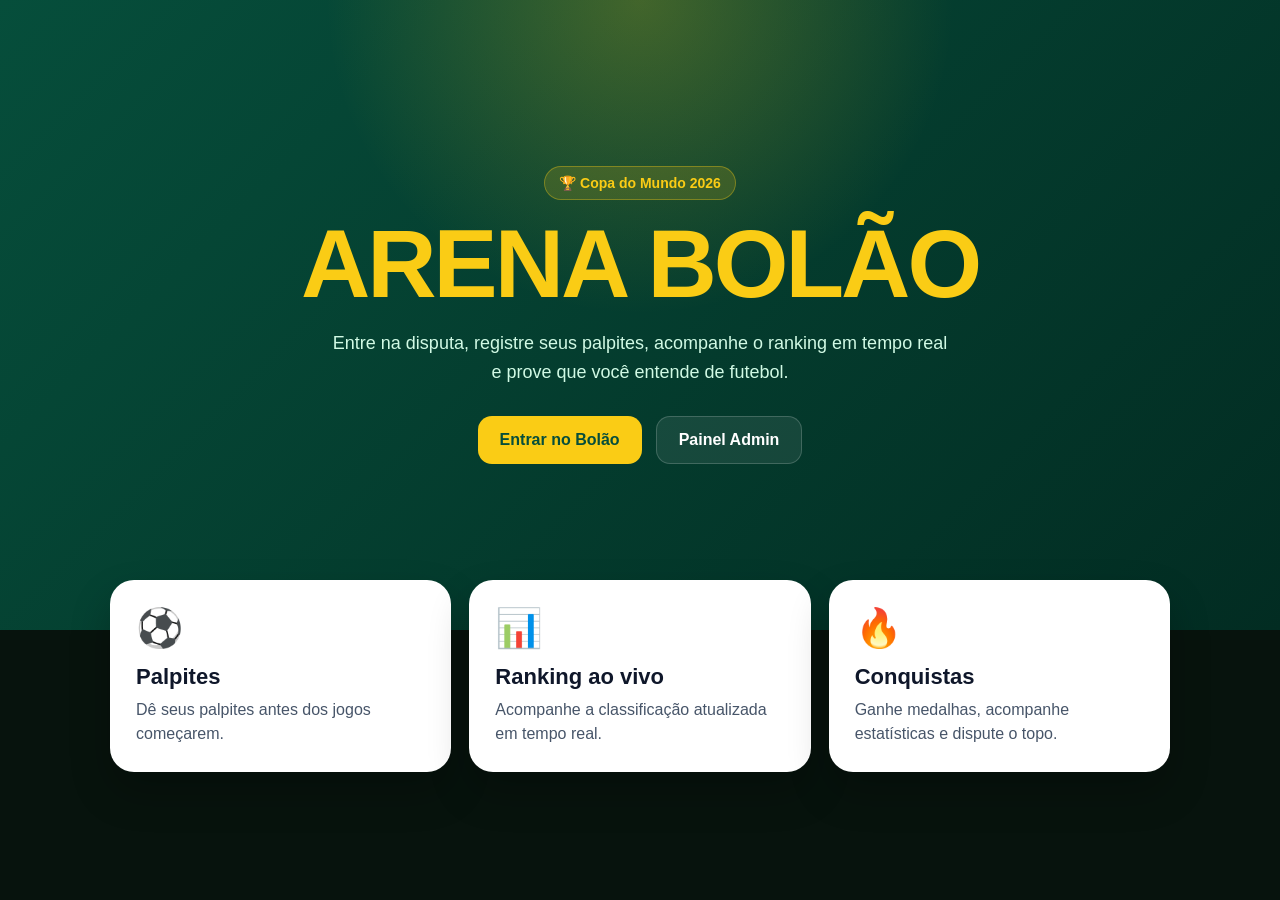
<file: index.html>
<!DOCTYPE html>
<html lang="pt-BR">
<head>
  <meta charset="UTF-8" />
  <meta name="viewport" content="width=device-width, initial-scale=1.0" />

  <title>Arena Bolão 2.0</title>

  <link rel="stylesheet" href="css/style.css" />
</head>

<body>
  <main class="app">
    <section class="hero">
      <div class="hero-content">
        <span class="badge">🏆 Copa do Mundo 2026</span>

        <h1>Arena Bolão</h1>

        <p>
          Entre na disputa, registre seus palpites, acompanhe o ranking em tempo real
          e prove que você entende de futebol.
        </p>

        <div class="hero-actions">
          <a href="login.html" class="btn btn-primary">Entrar no Bolão</a>
          <a href="admin.html" class="btn btn-secondary">Painel Admin</a>
        </div>
      </div>
    </section>

    <section class="features">
      <article class="feature-card">
        <span>⚽</span>
        <h2>Palpites</h2>
        <p>Dê seus palpites antes dos jogos começarem.</p>
      </article>

      <article class="feature-card">
        <span>📊</span>
        <h2>Ranking ao vivo</h2>
        <p>Acompanhe a classificação atualizada em tempo real.</p>
      </article>

      <article class="feature-card">
        <span>🔥</span>
        <h2>Conquistas</h2>
        <p>Ganhe medalhas, acompanhe estatísticas e dispute o topo.</p>
      </article>
    </section>
  </main>
</body>
</html>
</file>
<file: css/style.css>
* {
  box-sizing: border-box;
  margin: 0;
  padding: 0;
}

body {
  min-height: 100vh;
  font-family: Arial, Helvetica, sans-serif;
  background: #07130d;
  color: #ffffff;
}

a {
  text-decoration: none;
}

.app {
  width: 100%;
  min-height: 100vh;
}

.hero {
  min-height: 70vh;
  display: flex;
  align-items: center;
  justify-content: center;
  padding: 40px 20px;
  background:
    radial-gradient(circle at top, rgba(250, 204, 21, 0.25), transparent 35%),
    linear-gradient(135deg, #064e3b, #022c22);
}

.hero-content {
  width: 100%;
  max-width: 760px;
  text-align: center;
}

.badge {
  display: inline-block;
  margin-bottom: 18px;
  padding: 8px 14px;
  border-radius: 999px;
  background: rgba(250, 204, 21, 0.15);
  color: #facc15;
  font-size: 14px;
  font-weight: 800;
  border: 1px solid rgba(250, 204, 21, 0.35);
}

.hero h1 {
  font-size: clamp(48px, 10vw, 96px);
  line-height: 0.95;
  margin-bottom: 20px;
  color: #facc15;
  text-transform: uppercase;
  letter-spacing: -3px;
}

.hero p {
  max-width: 620px;
  margin: 0 auto 30px;
  font-size: 18px;
  line-height: 1.6;
  color: #d1fae5;
}

.hero-actions {
  display: flex;
  justify-content: center;
  gap: 14px;
  flex-wrap: wrap;
}

.btn {
  display: inline-flex;
  align-items: center;
  justify-content: center;
  min-height: 48px;
  padding: 0 22px;
  border-radius: 14px;
  font-weight: 900;
  transition: 0.2s ease;
}

.btn-primary {
  background: #facc15;
  color: #064e3b;
}

.btn-primary:hover {
  transform: translateY(-2px);
  background: #fde047;
}

.btn-secondary {
  background: rgba(255,255,255,0.08);
  color: #ffffff;
  border: 1px solid rgba(255,255,255,0.18);
}

.btn-secondary:hover {
  transform: translateY(-2px);
  background: rgba(255,255,255,0.14);
}

.features {
  width: 100%;
  max-width: 1100px;
  margin: -50px auto 60px;
  padding: 0 20px;
  display: grid;
  grid-template-columns: repeat(3, 1fr);
  gap: 18px;
}

.feature-card {
  background: #ffffff;
  color: #0f172a;
  border-radius: 24px;
  padding: 26px;
  box-shadow: 0 20px 40px rgba(0,0,0,0.24);
}

.feature-card span {
  font-size: 38px;
  display: block;
  margin-bottom: 14px;
}

.feature-card h2 {
  font-size: 22px;
  margin-bottom: 8px;
}

.feature-card p {
  color: #475569;
  line-height: 1.5;
}

@media (max-width: 768px) {
  .hero {
    min-height: 65vh;
    padding-top: 70px;
  }

  .hero h1 {
    letter-spacing: -1px;
  }

  .hero p {
    font-size: 16px;
  }

  .features {
    grid-template-columns: 1fr;
    margin-top: -30px;
  }

  .btn {
    width: 100%;
  }
}
.auth-page,
.dashboard {
  min-height: 100vh;
  padding: 40px 20px;
  background:
    radial-gradient(circle at top, rgba(250, 204, 21, 0.18), transparent 35%),
    linear-gradient(135deg, #052e24, #020617);
}

.auth-card {
  width: 100%;
  max-width: 460px;
  margin: 40px auto;
  padding: 34px;
  background: #ffffff;
  color: #0f172a;
  border-radius: 28px;
  box-shadow: 0 24px 60px rgba(0,0,0,0.3);
}

.back-link {
  display: inline-block;
  margin-bottom: 22px;
  color: #047857;
  font-weight: 800;
}

.auth-card h1 {
  margin: 14px 0 10px;
  font-size: 34px;
}

.auth-card p {
  color: #475569;
  line-height: 1.5;
  margin-bottom: 24px;
}

.auth-form {
  display: grid;
  gap: 16px;
}

.auth-form label {
  display: grid;
  gap: 8px;
  font-weight: 800;
  color: #334155;
}

.auth-form input {
  width: 100%;
  height: 48px;
  border-radius: 14px;
  border: 1px solid #cbd5e1;
  padding: 0 14px;
  font-size: 15px;
}

.auth-feedback {
  min-height: 22px;
  font-size: 14px;
  font-weight: 800;
}

.auth-feedback.error {
  color: #dc2626;
}

.auth-feedback.success {
  color: #16a34a;
}

.auth-feedback.info {
  color: #2563eb;
}

.auth-card small {
  display: block;
  margin-top: 20px;
  color: #64748b;
  line-height: 1.4;
}

.dashboard {
  color: #ffffff;
}

.dashboard-header {
  width: 100%;
  max-width: 1100px;
  margin: 0 auto 28px;
  display: flex;
  align-items: center;
  justify-content: space-between;
  gap: 16px;
}

.dashboard-header h1 {
  font-size: clamp(30px, 6vw, 54px);
  margin: 14px 0 6px;
  color: #facc15;
}

.dashboard-header p {
  color: #d1fae5;
}

.dashboard-grid {
  width: 100%;
  max-width: 1100px;
  margin: 0 auto;
  display: grid;
  grid-template-columns: repeat(4, 1fr);
  gap: 18px;
}

.dashboard-card {
  min-height: 210px;
  padding: 24px;
  border-radius: 26px;
  background: rgba(255,255,255,0.08);
  border: 1px solid rgba(255,255,255,0.14);
  backdrop-filter: blur(12px);
}

.dashboard-card.highlight {
  background: #facc15;
  color: #064e3b;
}

.dashboard-card span {
  font-size: 36px;
  display: block;
  margin-bottom: 16px;
}

.dashboard-card h2 {
  font-size: 22px;
  margin-bottom: 10px;
}

.dashboard-card strong {
  display: block;
  font-size: 46px;
  margin-bottom: 10px;
}

.dashboard-card p {
  color: inherit;
  opacity: 0.82;
  line-height: 1.5;
}

@media (max-width: 900px) {
  .dashboard-grid {
    grid-template-columns: repeat(2, 1fr);
  }

  .dashboard-header {
    flex-direction: column;
    align-items: flex-start;
  }
}

@media (max-width: 560px) {
  .dashboard-grid {
    grid-template-columns: 1fr;
  }

  .auth-card {
    padding: 26px;
  }
}

.btn-google {
  width: 100%;
  background: #ffffff;
  color: #0f172a;
  border: 1px solid #cbd5e1;
  gap: 10px;
}

.btn-google span {
  width: 24px;
  height: 24px;
  border-radius: 50%;
  background: #ffffff;
  color: #4285f4;
  display: inline-flex;
  align-items: center;
  justify-content: center;
  font-weight: 900;
  font-family: Arial, sans-serif;
}

.btn-google:hover {
  transform: translateY(-2px);
  background: #f8fafc;
}

.app-shell {
  min-height: 100vh;
  display: grid;
  grid-template-columns: 280px 1fr;
  background:
    radial-gradient(circle at top left, rgba(250, 204, 21, 0.16), transparent 32%),
    linear-gradient(135deg, #031f18, #020617);
  color: #fff;
}

.sidebar {
  min-height: 100vh;
  padding: 24px;
  border-right: 1px solid rgba(255,255,255,0.1);
  background: rgba(2, 6, 23, 0.45);
  backdrop-filter: blur(16px);
  display: flex;
  flex-direction: column;
}

.sidebar-brand {
  display: flex;
  align-items: center;
  gap: 12px;
  margin-bottom: 36px;
}

.brand-icon {
  width: 44px;
  height: 44px;
  border-radius: 16px;
  background: #facc15;
  color: #064e3b;
  display: grid;
  place-items: center;
  font-weight: 900;
}

.sidebar-brand strong {
  display: block;
  font-size: 17px;
}

.sidebar-brand span {
  display: block;
  font-size: 12px;
  color: #94a3b8;
  margin-top: 3px;
}

.sidebar-nav {
  display: grid;
  gap: 8px;
}

.nav-item {
  width: 100%;
  border: 0;
  border-radius: 14px;
  background: transparent;
  color: #cbd5e1;
  padding: 13px 14px;
  text-align: left;
  font-weight: 800;
  cursor: pointer;
}

.nav-item:hover,
.nav-item.active {
  background: rgba(250, 204, 21, 0.14);
  color: #facc15;
}

.logout-button {
  margin-top: auto;
  border: 1px solid rgba(255,255,255,0.16);
  background: rgba(255,255,255,0.06);
  color: white;
  border-radius: 14px;
  padding: 13px;
  font-weight: 900;
  cursor: pointer;
}

.app-main {
  padding: 32px;
  overflow-x: hidden;
}

.app-header {
  display: flex;
  align-items: center;
  justify-content: space-between;
  gap: 16px;
  margin-bottom: 28px;
}

.eyebrow {
  display: inline-block;
  color: #facc15;
  font-size: 12px;
  text-transform: uppercase;
  font-weight: 900;
  letter-spacing: 0.08em;
  margin-bottom: 8px;
}

.app-header h1 {
  font-size: clamp(32px, 5vw, 54px);
  color: #facc15;
}

.user-pill {
  display: inline-flex;
  align-items: center;
  gap: 10px;
  padding: 10px 14px;
  border-radius: 999px;
  background: rgba(255,255,255,0.08);
  border: 1px solid rgba(255,255,255,0.14);
}

.user-pill span {
  width: 34px;
  height: 34px;
  border-radius: 50%;
  display: grid;
  place-items: center;
  background: #facc15;
  color: #064e3b;
  font-weight: 900;
}

.hero-panel {
  padding: clamp(28px, 5vw, 56px);
  border-radius: 32px;
  background:
    linear-gradient(135deg, rgba(250, 204, 21, 0.95), rgba(234, 179, 8, 0.9));
  color: #064e3b;
  margin-bottom: 22px;
  box-shadow: 0 30px 80px rgba(0,0,0,0.32);
}

.hero-panel .eyebrow {
  color: #064e3b;
}

.hero-panel h2 {
  max-width: 760px;
  font-size: clamp(32px, 6vw, 64px);
  line-height: 1;
  letter-spacing: -2px;
  margin-bottom: 18px;
}

.hero-panel p {
  max-width: 680px;
  font-size: 18px;
  line-height: 1.6;
  margin-bottom: 24px;
}

.dashboard-preview {
  display: grid;
  grid-template-columns: repeat(3, 1fr);
  gap: 18px;
}

.metric-card,
.profile-card,
.arena-form,
.arena-card,
.empty-state {
  border-radius: 26px;
  background: rgba(255,255,255,0.08);
  border: 1px solid rgba(255,255,255,0.14);
  padding: 24px;
  backdrop-filter: blur(12px);
}

.metric-card span {
  color: #cbd5e1;
  font-weight: 800;
}

.metric-card strong {
  display: block;
  font-size: 42px;
  color: #facc15;
  margin: 14px 0 8px;
}

.metric-card p,
.empty-state p,
.section-heading p,
.arena-card p {
  color: #cbd5e1;
  line-height: 1.5;
}

.section-heading {
  margin-bottom: 22px;
}

.section-heading h2 {
  max-width: 780px;
  font-size: clamp(30px, 5vw, 56px);
  line-height: 1;
  color: #facc15;
  margin-bottom: 12px;
}

.arena-form {
  max-width: 620px;
  display: grid;
  gap: 16px;
  margin-bottom: 22px;
}

.arena-form label {
  display: grid;
  gap: 8px;
  font-weight: 900;
}

.arena-form input {
  width: 100%;
  height: 52px;
  border-radius: 16px;
  border: 1px solid rgba(255,255,255,0.22);
  background: rgba(255,255,255,0.08);
  color: #fff;
  padding: 0 14px;
  font-size: 16px;
}

.arena-form input::placeholder {
  color: #94a3b8;
}

.arena-list {
  display: grid;
  gap: 14px;
}

.arena-card {
  display: flex;
  align-items: center;
  justify-content: space-between;
  gap: 16px;
}

.arena-card h3 {
  font-size: 24px;
  color: #fff;
}

.empty-state.small {
  padding: 18px;
}

.profile-card {
  max-width: 620px;
  text-align: center;
}

.profile-avatar {
  width: 96px;
  height: 96px;
  margin: 0 auto 18px;
  border-radius: 30px;
  background: #facc15;
  color: #064e3b;
  display: grid;
  place-items: center;
  font-size: 42px;
  font-weight: 900;
}

.profile-card h2 {
  font-size: 34px;
  color: #facc15;
}

.profile-card p {
  color: #cbd5e1;
  margin-top: 6px;
}

.profile-stats {
  margin-top: 24px;
  display: grid;
  grid-template-columns: repeat(3, 1fr);
  gap: 12px;
}

.profile-stats div {
  background: rgba(255,255,255,0.08);
  border-radius: 18px;
  padding: 16px;
}

.profile-stats strong,
.profile-stats span {
  display: block;
}

.profile-stats strong {
  color: #facc15;
  font-size: 22px;
}

.profile-stats span {
  color: #cbd5e1;
  font-size: 13px;
  margin-top: 4px;
}

@media (max-width: 900px) {
  .app-shell {
    grid-template-columns: 1fr;
  }

  .sidebar {
    min-height: auto;
    border-right: 0;
    border-bottom: 1px solid rgba(255,255,255,0.1);
  }

  .sidebar-nav {
    grid-template-columns: repeat(5, minmax(90px, 1fr));
    overflow-x: auto;
  }

  .logout-button {
    margin-top: 16px;
  }

  .dashboard-preview {
    grid-template-columns: 1fr;
  }

  .app-header {
    align-items: flex-start;
    flex-direction: column;
  }

  .profile-stats {
    grid-template-columns: 1fr;
  }
}

.sidebar-logo {
  display: flex;
  align-items: center;
  gap: 12px;
  margin-bottom: 36px;
}

.logo-circle {
  width: 44px;
  height: 44px;
  border-radius: 16px;
  background: #facc15;
  color: #064e3b;
  display: grid;
  place-items: center;
  font-weight: 900;
}

.sidebar-logo h2 {
  font-size: 18px;
  margin: 0;
}

.sidebar-logo small {
  color: #94a3b8;
}

.sidebar-menu {
  display: grid;
  gap: 10px;
}

.menu-item {
  width: 100%;
  border: 0;
  border-radius: 16px;
  background: transparent;
  color: #cbd5e1;
  padding: 14px 16px;
  text-align: left;
  font-weight: 900;
  cursor: pointer;
  display: flex;
  align-items: center;
  gap: 10px;
}

.menu-item:hover,
.menu-item.active {
  background: rgba(250, 204, 21, 0.14);
  color: #facc15;
}

.content {
  padding: 32px;
}

.topbar {
  display: flex;
  justify-content: space-between;
  align-items: center;
  margin-bottom: 28px;
}

.subtitle {
  color: #facc15;
  font-size: 12px;
  text-transform: uppercase;
  font-weight: 900;
  letter-spacing: 0.08em;
}

.topbar h1 {
  font-size: clamp(32px, 5vw, 54px);
  color: #facc15;
}

.user-box {
  display: flex;
  align-items: center;
  gap: 10px;
  background: rgba(255,255,255,0.08);
  border: 1px solid rgba(255,255,255,0.14);
  padding: 10px 14px;
  border-radius: 999px;
}

.avatar {
  width: 34px;
  height: 34px;
  border-radius: 50%;
  display: grid;
  place-items: center;
  background: #facc15;
  color: #064e3b;
  font-weight: 900;
}

.page-content {
  width: 100%;
}

@media (max-width: 768px) {
  .app-shell {
    display: block;
    padding-bottom: 82px;
  }

  .sidebar {
    min-height: auto;
    height: auto;
    width: 100%;
    padding: 0;
    border-right: 0;
    border-bottom: 0;
    background: transparent;
    backdrop-filter: none;
  }

  .sidebar-logo {
    display: none;
  }

  .sidebar-menu {
    position: fixed;
    left: 12px;
    right: 12px;
    bottom: 12px;
    z-index: 50;
    display: grid;
    grid-template-columns: repeat(5, 1fr);
    gap: 6px;
    padding: 8px;
    border-radius: 24px;
    background: rgba(2, 6, 23, 0.92);
    border: 1px solid rgba(255,255,255,0.12);
    box-shadow: 0 20px 60px rgba(0,0,0,0.45);
    backdrop-filter: blur(18px);
  }

  .menu-item {
    min-height: 54px;
    border-radius: 18px;
    padding: 8px 4px;
    justify-content: center;
    flex-direction: column;
    text-align: center;
    font-size: 10px;
    gap: 4px;
  }

  .menu-item span {
    font-size: 9px;
  }

  .logout-button {
    display: none;
  }

  .content {
    padding: 22px 14px 90px;
  }

  .topbar {
    align-items: flex-start;
    gap: 14px;
  }

  .topbar h1 {
    font-size: 32px;
    line-height: 1.05;
  }

  .user-box {
    padding: 8px;
  }

  .user-box span:last-child {
    display: none;
  }

  .hero-panel {
    padding: 26px;
    border-radius: 26px;
  }

  .hero-panel h2 {
    font-size: 34px;
    letter-spacing: -1px;
  }

  .hero-panel p {
    font-size: 15px;
  }

  .dashboard-preview {
    grid-template-columns: 1fr;
  }

  .metric-card,
  .arena-form,
  .arena-card,
  .profile-card,
  .empty-state {
    border-radius: 22px;
  }

  .arena-card {
    align-items: flex-start;
    flex-direction: column;
  }
}

.arena-detail-page {
  min-height: 100vh;
  padding: 32px;
  background:
    radial-gradient(circle at top left, rgba(250, 204, 21, 0.14), transparent 32%),
    linear-gradient(135deg, #031f18, #020617);
  color: #fff;
}

.arena-detail-header {
  max-width: 1100px;
  margin: 0 auto 26px;
}

.back-button {
  display: inline-block;
  margin-bottom: 22px;
  color: #facc15;
  font-weight: 900;
}

.arena-detail-header h1 {
  font-size: clamp(38px, 7vw, 72px);
  line-height: 0.95;
  color: #facc15;
  margin-bottom: 12px;
}

.arena-detail-header p {
  color: #cbd5e1;
  font-size: 18px;
}

.arena-detail-grid {
  max-width: 1100px;
  margin: 0 auto 34px;
  display: grid;
  grid-template-columns: 2fr 1fr;
  gap: 18px;
}

.arena-feature-card,
.arena-section,
.game-card {
  border-radius: 28px;
  background: rgba(255,255,255,0.08);
  border: 1px solid rgba(255,255,255,0.14);
  padding: 24px;
  backdrop-filter: blur(12px);
}

.arena-feature-card h2 {
  font-size: 32px;
  color: #fff;
  margin-bottom: 10px;
}

.arena-feature-card p {
  color: #cbd5e1;
  line-height: 1.5;
  margin-bottom: 18px;
}

.arena-section {
  max-width: 1100px;
  margin: 0 auto;
}

.games-list {
  display: grid;
  gap: 14px;
}

.game-card {
  display: flex;
  justify-content: space-between;
  align-items: center;
  gap: 18px;
}

.game-card h3 {
  font-size: 24px;
  color: #fff;
}

.game-card h3 span {
  color: #facc15;
  margin: 0 8px;
}

.game-card p {
  color: #cbd5e1;
  margin-top: 6px;
}

@media (max-width: 768px) {
  .arena-detail-page {
    padding: 22px 14px;
  }

  .arena-detail-grid {
    grid-template-columns: 1fr;
  }

  .game-card {
    align-items: flex-start;
    flex-direction: column;
  }

  .game-card .btn {
    width: 100%;
  }
}
</file>
